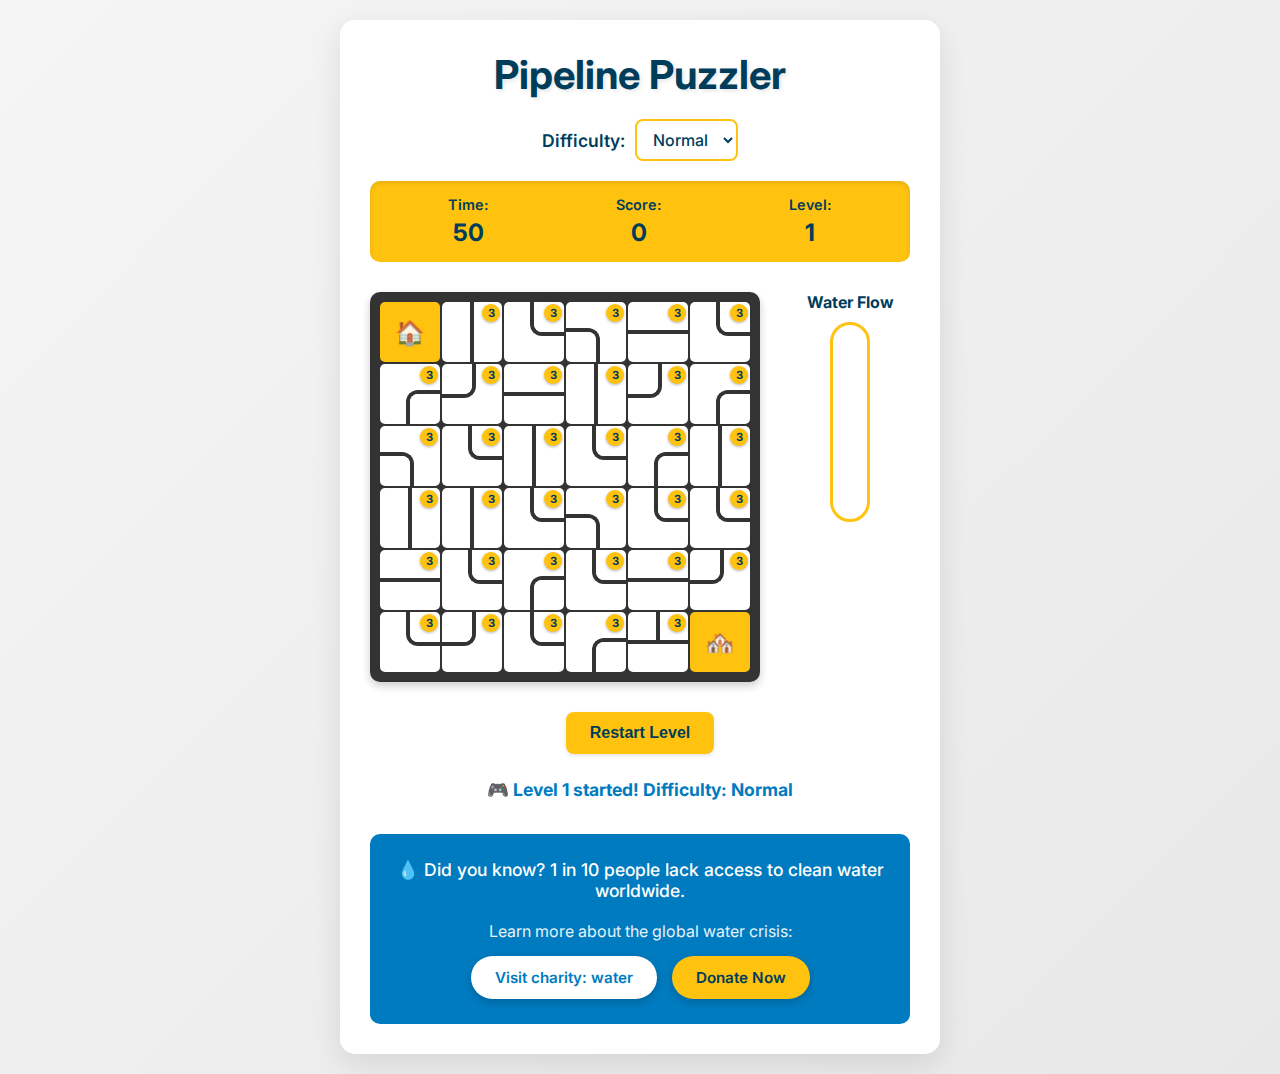
<file: index.html>
<!DOCTYPE html>
<html lang="en">
<head>
    <meta charset="UTF-8">
    <meta name="viewport" content="width=device-width, initial-scale=1.0">
    <title>Pipeline Puzzler - Water Connection Game</title>
    <link rel="preconnect" href="https://fonts.googleapis.com">
    <link rel="preconnect" href="https://fonts.gstatic.com" crossorigin>
    <link href="https://fonts.googleapis.com/css2?family=Inter:wght@400;500;600;700&display=swap" rel="stylesheet">
    <link rel="stylesheet" href="styles.css">
</head>
<body>
    <div class="game-container">
        <header class="game-header">
            <h1>Pipeline Puzzler</h1>
            
            <!-- Difficulty Selection -->
            <div class="difficulty-selection">
                <label for="difficulty-select" class="difficulty-label">Difficulty:</label>
                <select id="difficulty-select" class="difficulty-dropdown">
                    <option value="easy">Easy</option>
                    <option value="normal" selected>Normal</option>
                    <option value="hard">Hard</option>
                </select>
            </div>
            
            <div class="game-stats">
                <div class="stat-item">
                    <span class="stat-label">Time:</span>
                    <span id="timer" class="stat-value">50</span>
                </div>
                <div class="stat-item">
                    <span class="stat-label">Score:</span>
                    <span id="score" class="stat-value">0</span>
                </div>
                <div class="stat-item">
                    <span class="stat-label">Level:</span>
                    <span id="level" class="stat-value">1</span>
                </div>
            </div>
        </header>

        <!-- Milestone Messages -->
        <div id="milestone-message" class="milestone-message" style="display: none;"></div>

        <div class="game-board-container">
            <div id="game-board" class="game-board">
                <!-- Grid will be generated by JavaScript -->
            </div>
            
            <div class="water-meter-container">
                <div class="water-meter-label">Water Flow</div>
                <div class="water-meter">
                    <div id="water-fill" class="water-fill"></div>
                </div>
            </div>
        </div>

        <div class="game-controls">
            <button id="restart-btn" class="game-btn">Restart Level</button>
            <button id="next-level-btn" class="game-btn" style="display: none;">Next Level</button>
        </div>

        <div class="game-message">
            <div id="game-status" class="status-message"></div>
        </div>

        <footer class="educational-footer">
            <p class="educational-message">
                💧 Did you know? 1 in 10 people lack access to clean water worldwide.
            </p>
            <div class="charity-links">
                <p class="footer-text">Learn more about the global water crisis:</p>
                <div class="link-buttons">
                    <a href="https://www.charitywater.org/" target="_blank" rel="noopener noreferrer" class="charity-link">
                        Visit charity: water
                    </a>
                    <a href="https://www.charitywater.org/donate/" target="_blank" rel="noopener noreferrer" class="charity-link donate-link">
                        Donate Now
                    </a>
                </div>
            </div>
        </footer>
    </div>

    <div id="game-modal" class="modal" style="display: none;">
        <div class="modal-content">
            <h2 id="modal-title"></h2>
            <p id="modal-message"></p>
            <button id="modal-btn" class="game-btn"></button>
        </div>
    </div>

    <script src="script.js"></script>
</body>
</html>
</file>
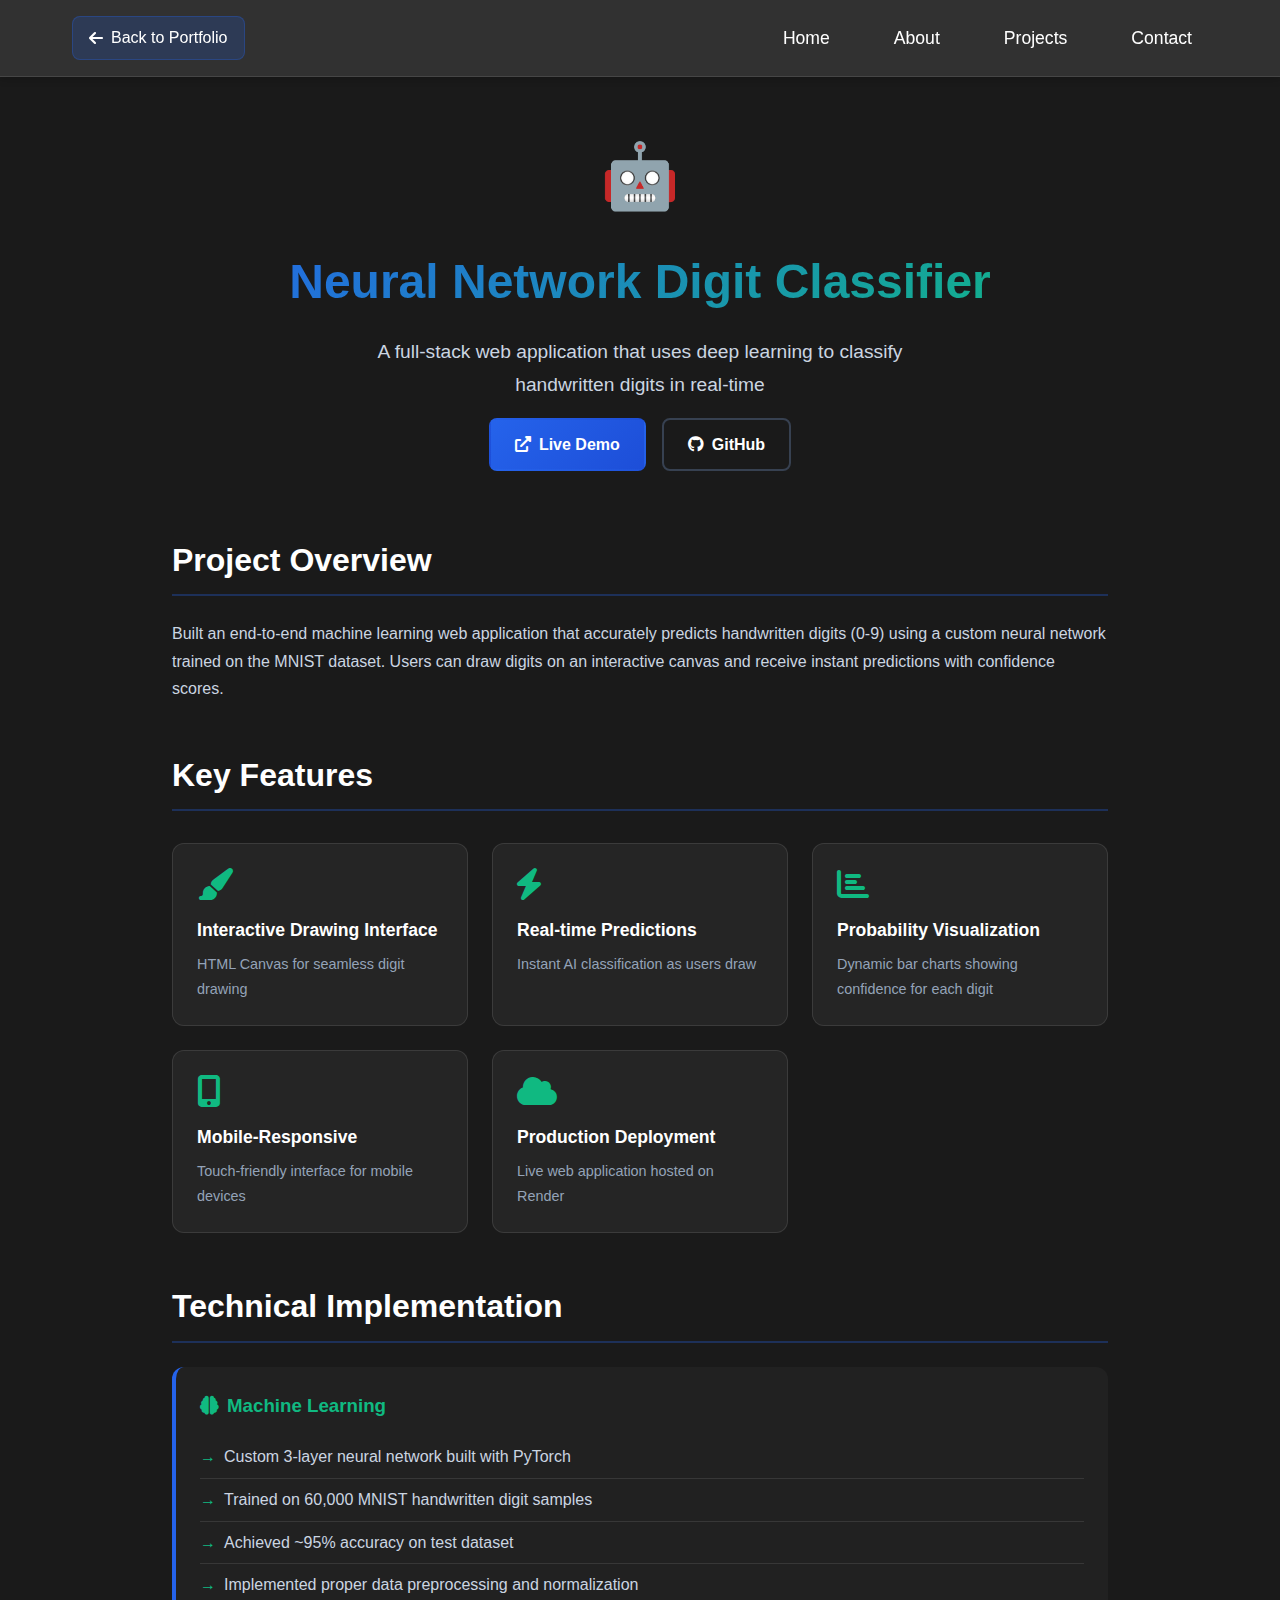
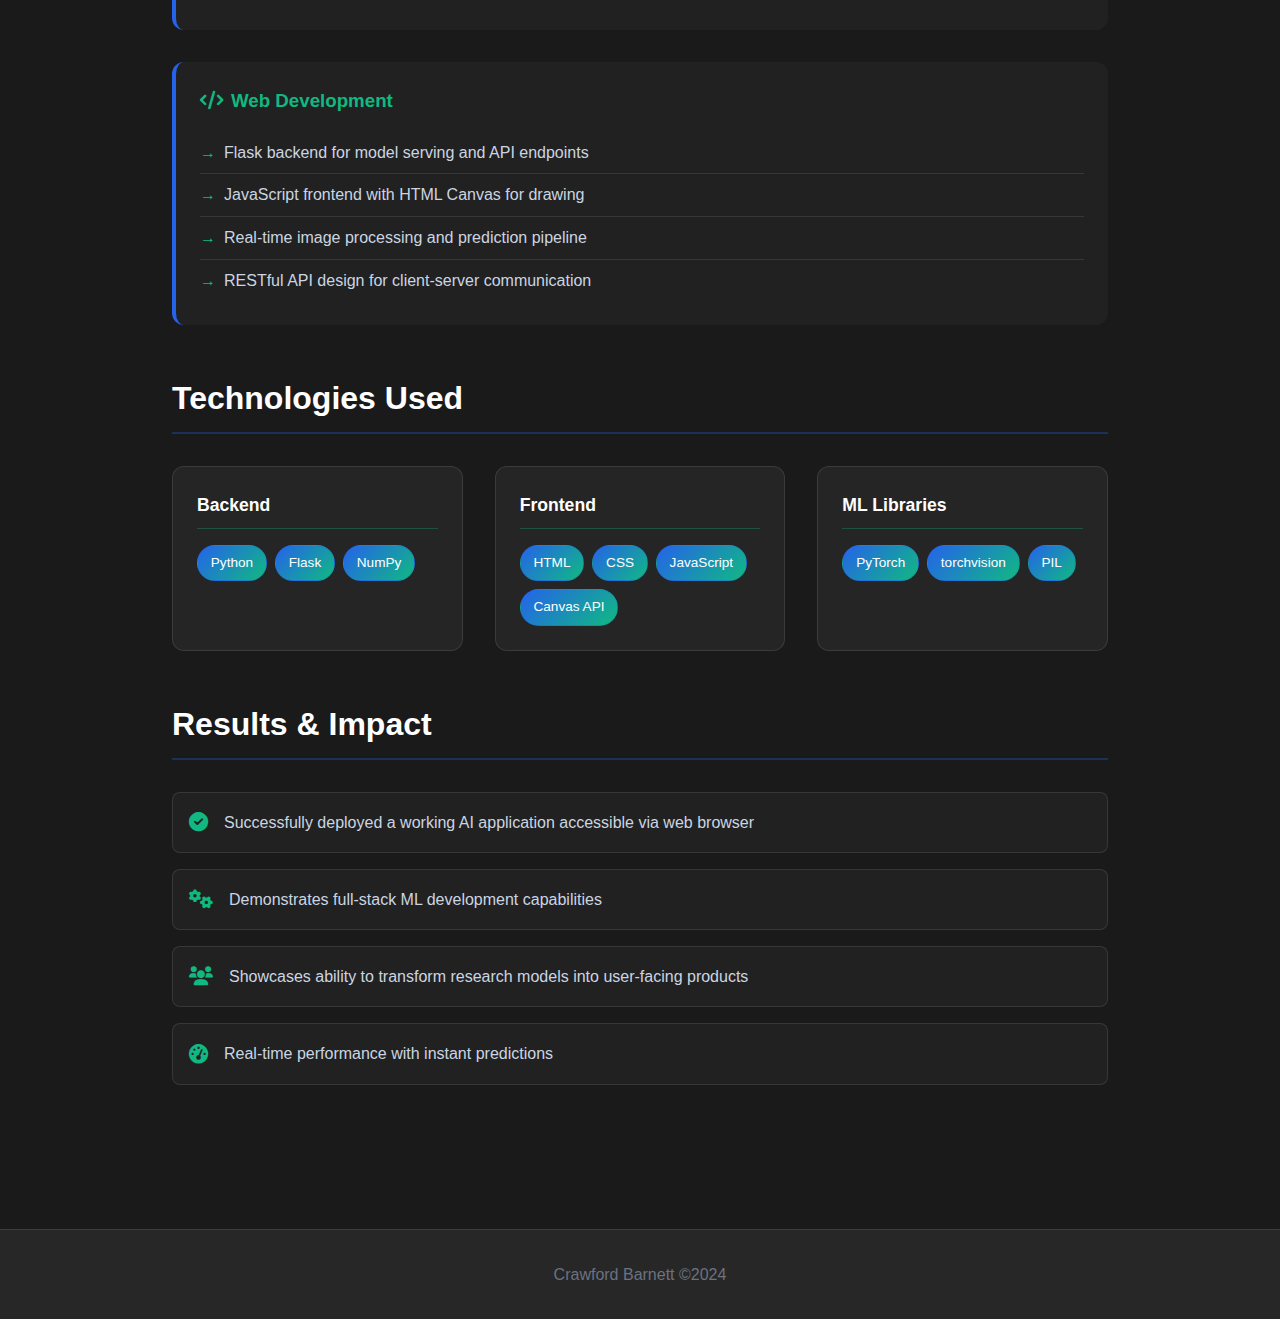
<file: Documents/Portfolio/digit-classifier.html>
<!DOCTYPE html>
<html lang="en">
<head>
    <meta charset="UTF-8">
    <meta name="viewport" content="width=device-width, initial-scale=1.0">
    <title>Neural Network Digit Classifier - Crawford Barnett</title>
    <link rel="stylesheet" href="styles.css">
    <link rel="stylesheet" href="project-styles.css">
    <link rel="stylesheet" href="https://cdnjs.cloudflare.com/ajax/libs/font-awesome/6.0.0/css/all.min.css">
</head>
<body>
    <nav class="project-nav">
        <div class="nav-container">
            <a href="index.html" class="back-link">
                <i class="fas fa-arrow-left"></i> Back to Portfolio
            </a>
            <div class="nav-links">
                <a href="index.html#home">Home</a>
                <a href="index.html#about">About</a>
                <a href="index.html#projects">Projects</a>
                <a href="index.html#contact">Contact</a>
            </div>
        </div>
    </nav>

    <main class="project-main">
        <div class="project-header">
            <div class="project-icon">🤖</div>
            <h1>Neural Network Digit Classifier</h1>
            <p class="project-subtitle">A full-stack web application that uses deep learning to classify handwritten digits in real-time</p>
            
            <div class="project-links">
                <a href="https://digit-classifier-p4vw.onrender.com" target="_blank" class="demo-link">
                    <i class="fas fa-external-link-alt"></i> Live Demo
                </a>
                <a href="https://github.com/crawfordb2026/numberPredicter" target="_blank" class="github-link">
                    <i class="fab fa-github"></i> GitHub
                </a>
            </div>
        </div>

        <section class="project-overview">
            <h2>Project Overview</h2>
            <p>Built an end-to-end machine learning web application that accurately predicts handwritten digits (0-9) using a custom neural network trained on the MNIST dataset. Users can draw digits on an interactive canvas and receive instant predictions with confidence scores.</p>
        </section>

        <section class="key-features">
            <h2>Key Features</h2>
            <div class="features-grid">
                <div class="feature-item">
                    <i class="fas fa-paint-brush"></i>
                    <h3>Interactive Drawing Interface</h3>
                    <p>HTML Canvas for seamless digit drawing</p>
                </div>
                <div class="feature-item">
                    <i class="fas fa-bolt"></i>
                    <h3>Real-time Predictions</h3>
                    <p>Instant AI classification as users draw</p>
                </div>
                <div class="feature-item">
                    <i class="fas fa-chart-bar"></i>
                    <h3>Probability Visualization</h3>
                    <p>Dynamic bar charts showing confidence for each digit</p>
                </div>
                <div class="feature-item">
                    <i class="fas fa-mobile-alt"></i>
                    <h3>Mobile-Responsive</h3>
                    <p>Touch-friendly interface for mobile devices</p>
                </div>
                <div class="feature-item">
                    <i class="fas fa-cloud"></i>
                    <h3>Production Deployment</h3>
                    <p>Live web application hosted on Render</p>
                </div>
            </div>
        </section>

        <section class="technical-implementation">
            <h2>Technical Implementation</h2>
            
            <div class="implementation-section">
                <h3><i class="fas fa-brain"></i> Machine Learning</h3>
                <ul>
                    <li>Custom 3-layer neural network built with PyTorch</li>
                    <li>Trained on 60,000 MNIST handwritten digit samples</li>
                    <li>Achieved ~95% accuracy on test dataset</li>
                    <li>Implemented proper data preprocessing and normalization</li>
                </ul>
            </div>

            <div class="implementation-section">
                <h3><i class="fas fa-code"></i> Web Development</h3>
                <ul>
                    <li>Flask backend for model serving and API endpoints</li>
                    <li>JavaScript frontend with HTML Canvas for drawing</li>
                    <li>Real-time image processing and prediction pipeline</li>
                    <li>RESTful API design for client-server communication</li>
                </ul>
            </div>
        </section>

        <section class="technologies">
            <h2>Technologies Used</h2>
            <div class="tech-categories">
                <div class="tech-category">
                    <h3>Backend</h3>
                    <div class="tech-tags">
                        <span class="tech-tag">Python</span>
                        <span class="tech-tag">Flask</span>
                        <span class="tech-tag">NumPy</span>
                    </div>
                </div>
                <div class="tech-category">
                    <h3>Frontend</h3>
                    <div class="tech-tags">
                        <span class="tech-tag">HTML</span>
                        <span class="tech-tag">CSS</span>
                        <span class="tech-tag">JavaScript</span>
                        <span class="tech-tag">Canvas API</span>
                    </div>
                </div>
                <div class="tech-category">
                    <h3>ML Libraries</h3>
                    <div class="tech-tags">
                        <span class="tech-tag">PyTorch</span>
                        <span class="tech-tag">torchvision</span>
                        <span class="tech-tag">PIL</span>
                    </div>
                </div>
            </div>
        </section>

        <section class="results">
            <h2>Results & Impact</h2>
            <div class="results-grid">
                <div class="result-item">
                    <i class="fas fa-check-circle"></i>
                    <p>Successfully deployed a working AI application accessible via web browser</p>
                </div>
                <div class="result-item">
                    <i class="fas fa-cogs"></i>
                    <p>Demonstrates full-stack ML development capabilities</p>
                </div>
                <div class="result-item">
                    <i class="fas fa-users"></i>
                    <p>Showcases ability to transform research models into user-facing products</p>
                </div>
                <div class="result-item">
                    <i class="fas fa-tachometer-alt"></i>
                    <p>Real-time performance with instant predictions</p>
                </div>
            </div>
        </section>
    </main>

    <footer class="project-footer">
        <p>Crawford Barnett ©2024</p>
    </footer>
</body>
</html>
</file>
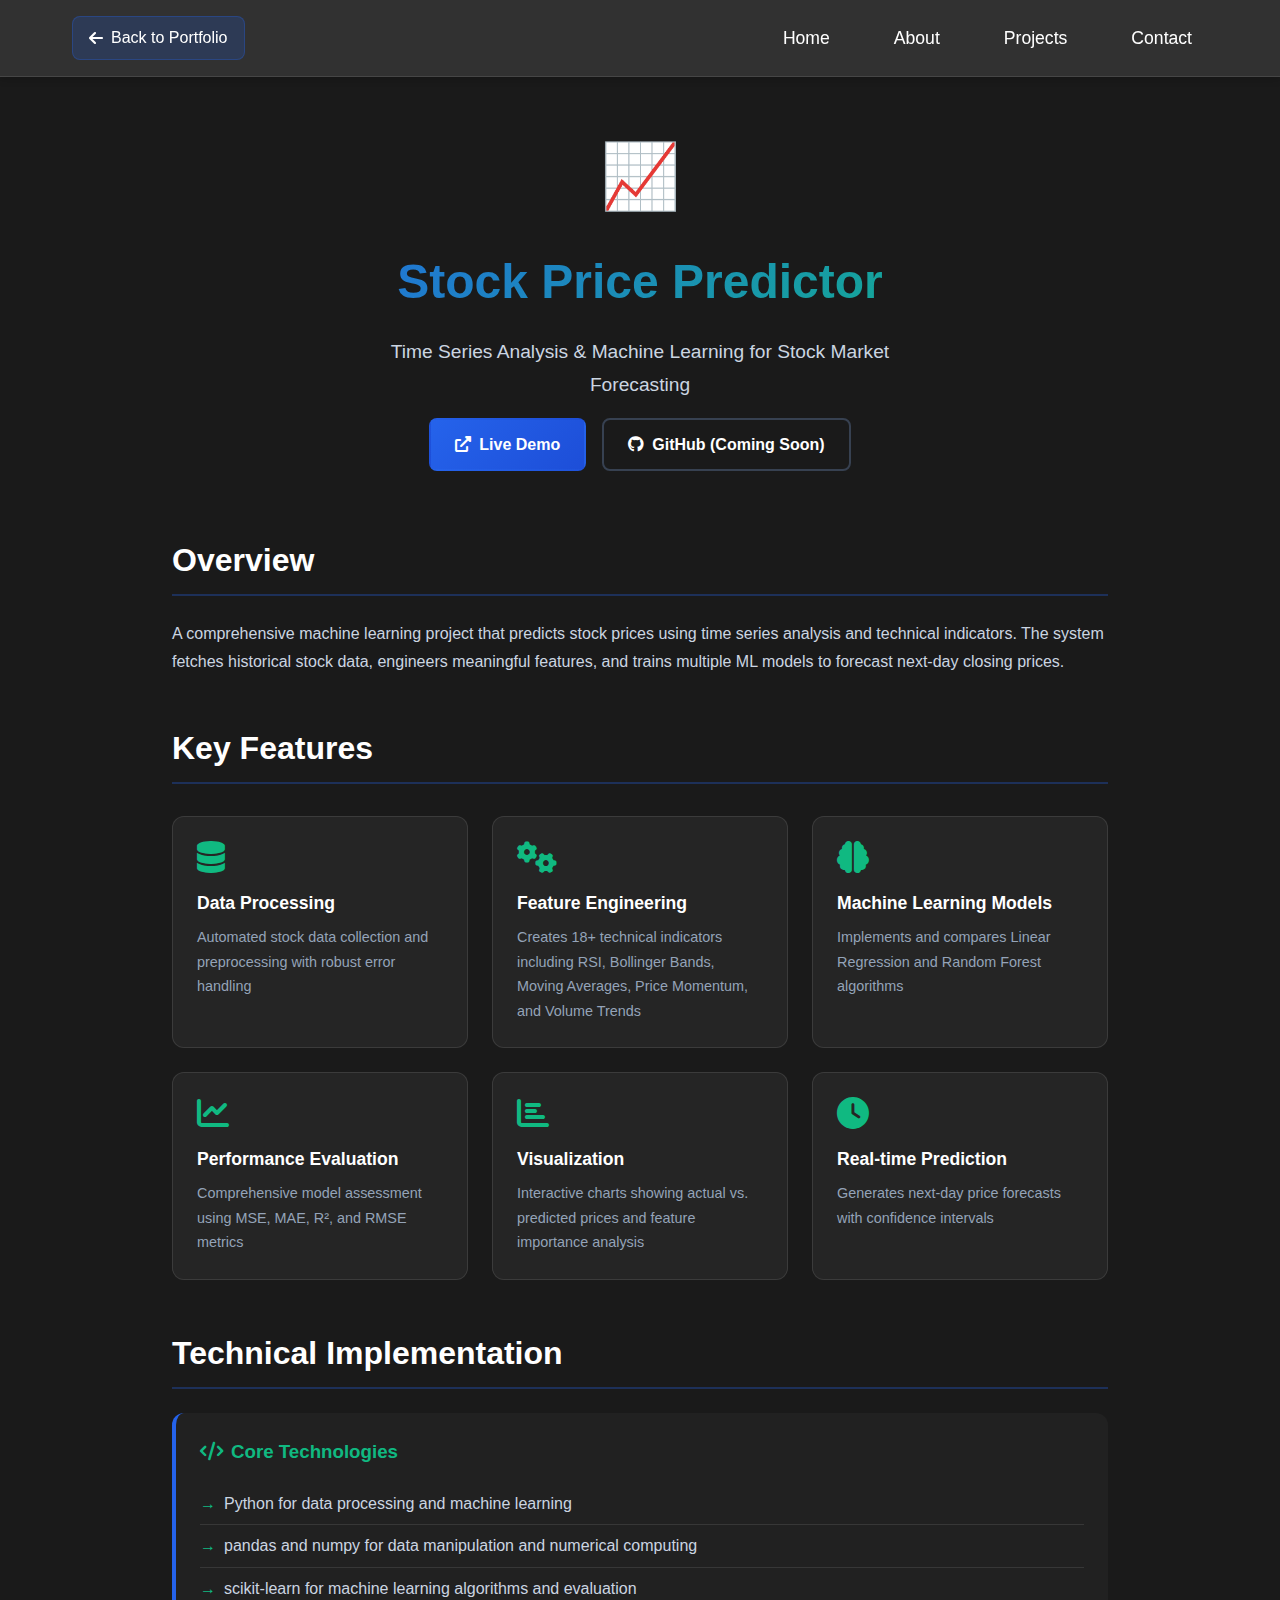
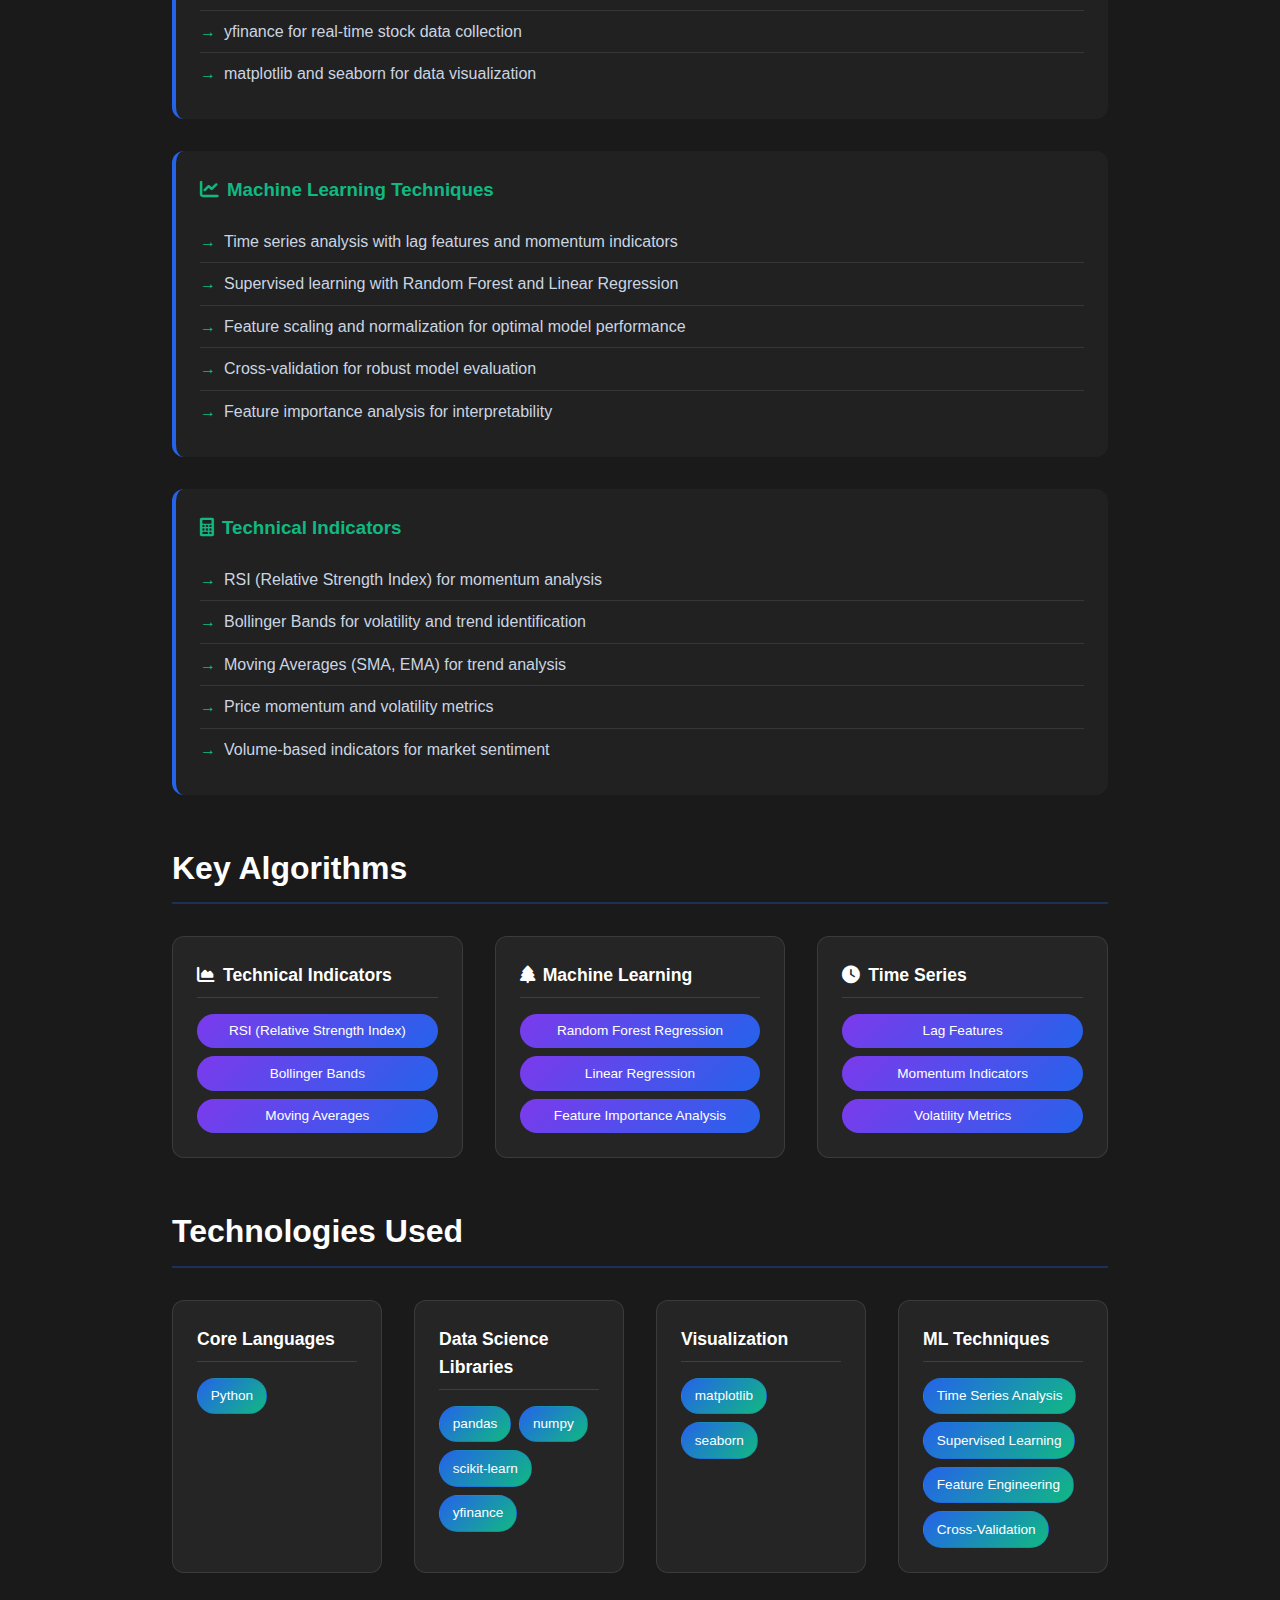
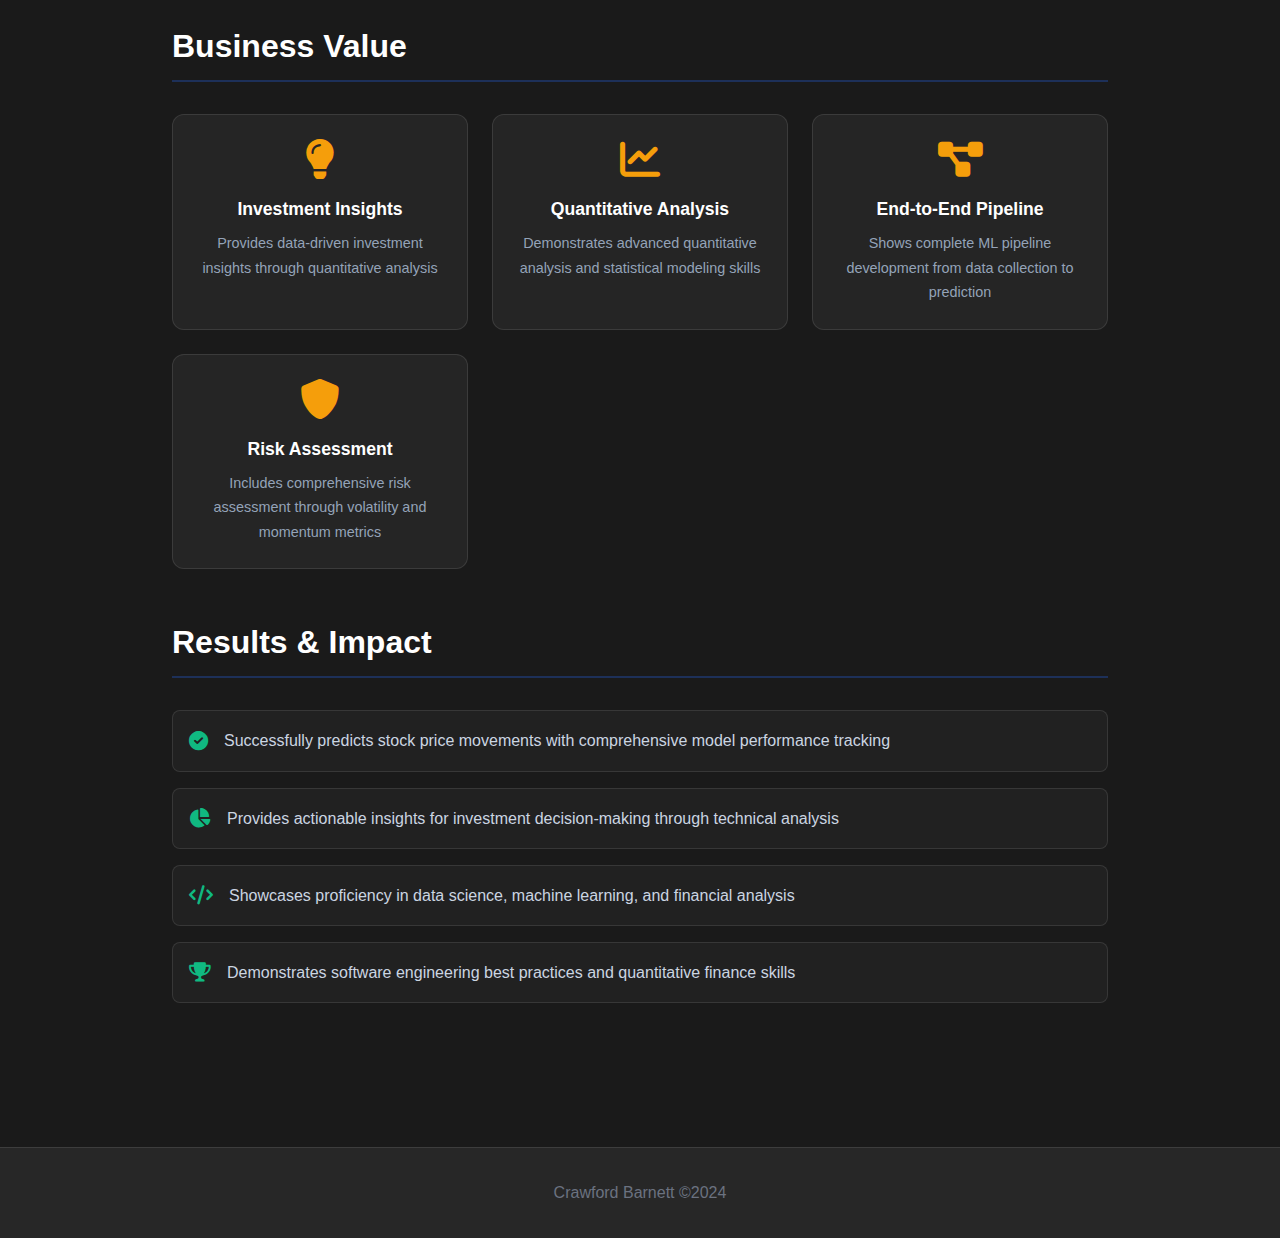
<file: Documents/Portfolio/stock-predictor.html>
<!DOCTYPE html>
<html lang="en">
<head>
    <meta charset="UTF-8">
    <meta name="viewport" content="width=device-width, initial-scale=1.0">
    <title>Stock Price Predictor - Crawford Barnett</title>
    <link rel="stylesheet" href="styles.css">
    <link rel="stylesheet" href="project-styles.css">
    <link rel="stylesheet" href="https://cdnjs.cloudflare.com/ajax/libs/font-awesome/6.0.0/css/all.min.css">
</head>
<body>
    <nav class="project-nav">
        <div class="nav-container">
            <a href="index.html" class="back-link">
                <i class="fas fa-arrow-left"></i> Back to Portfolio
            </a>
            <div class="nav-links">
                <a href="index.html#home">Home</a>
                <a href="index.html#about">About</a>
                <a href="index.html#projects">Projects</a>
                <a href="index.html#contact">Contact</a>
            </div>
        </div>
    </nav>

    <main class="project-main">
        <div class="project-header">
            <div class="project-icon">📈</div>
            <h1>Stock Price Predictor</h1>
            <p class="project-subtitle">Time Series Analysis & Machine Learning for Stock Market Forecasting</p>
            
            <div class="project-links">
                <a href="https://stock-predicter.onrender.com" target="_blank" class="demo-link">
                    <i class="fas fa-external-link-alt"></i> Live Demo
                </a>
                <a href="#" target="_blank" class="github-link">
                    <i class="fab fa-github"></i> GitHub (Coming Soon)
                </a>
            </div>
        </div>

        <section class="project-overview">
            <h2>Overview</h2>
            <p>A comprehensive machine learning project that predicts stock prices using time series analysis and technical indicators. The system fetches historical stock data, engineers meaningful features, and trains multiple ML models to forecast next-day closing prices.</p>
        </section>

        <section class="key-features">
            <h2>Key Features</h2>
            <div class="features-grid">
                <div class="feature-item">
                    <i class="fas fa-database"></i>
                    <h3>Data Processing</h3>
                    <p>Automated stock data collection and preprocessing with robust error handling</p>
                </div>
                <div class="feature-item">
                    <i class="fas fa-cogs"></i>
                    <h3>Feature Engineering</h3>
                    <p>Creates 18+ technical indicators including RSI, Bollinger Bands, Moving Averages, Price Momentum, and Volume Trends</p>
                </div>
                <div class="feature-item">
                    <i class="fas fa-brain"></i>
                    <h3>Machine Learning Models</h3>
                    <p>Implements and compares Linear Regression and Random Forest algorithms</p>
                </div>
                <div class="feature-item">
                    <i class="fas fa-chart-line"></i>
                    <h3>Performance Evaluation</h3>
                    <p>Comprehensive model assessment using MSE, MAE, R², and RMSE metrics</p>
                </div>
                <div class="feature-item">
                    <i class="fas fa-chart-bar"></i>
                    <h3>Visualization</h3>
                    <p>Interactive charts showing actual vs. predicted prices and feature importance analysis</p>
                </div>
                <div class="feature-item">
                    <i class="fas fa-clock"></i>
                    <h3>Real-time Prediction</h3>
                    <p>Generates next-day price forecasts with confidence intervals</p>
                </div>
            </div>
        </section>

        <section class="technical-implementation">
            <h2>Technical Implementation</h2>
            
            <div class="implementation-section">
                <h3><i class="fas fa-code"></i> Core Technologies</h3>
                <ul>
                    <li>Python for data processing and machine learning</li>
                    <li>pandas and numpy for data manipulation and numerical computing</li>
                    <li>scikit-learn for machine learning algorithms and evaluation</li>
                    <li>yfinance for real-time stock data collection</li>
                    <li>matplotlib and seaborn for data visualization</li>
                </ul>
            </div>

            <div class="implementation-section">
                <h3><i class="fas fa-chart-line"></i> Machine Learning Techniques</h3>
                <ul>
                    <li>Time series analysis with lag features and momentum indicators</li>
                    <li>Supervised learning with Random Forest and Linear Regression</li>
                    <li>Feature scaling and normalization for optimal model performance</li>
                    <li>Cross-validation for robust model evaluation</li>
                    <li>Feature importance analysis for interpretability</li>
                </ul>
            </div>

            <div class="implementation-section">
                <h3><i class="fas fa-calculator"></i> Technical Indicators</h3>
                <ul>
                    <li>RSI (Relative Strength Index) for momentum analysis</li>
                    <li>Bollinger Bands for volatility and trend identification</li>
                    <li>Moving Averages (SMA, EMA) for trend analysis</li>
                    <li>Price momentum and volatility metrics</li>
                    <li>Volume-based indicators for market sentiment</li>
                </ul>
            </div>
        </section>

        <section class="algorithms">
            <h2>Key Algorithms</h2>
            <div class="algorithm-grid">
                <div class="algorithm-item">
                    <h3><i class="fas fa-chart-area"></i> Technical Indicators</h3>
                    <div class="algorithm-details">
                        <span class="algorithm-tag">RSI (Relative Strength Index)</span>
                        <span class="algorithm-tag">Bollinger Bands</span>
                        <span class="algorithm-tag">Moving Averages</span>
                    </div>
                </div>
                <div class="algorithm-item">
                    <h3><i class="fas fa-tree"></i> Machine Learning</h3>
                    <div class="algorithm-details">
                        <span class="algorithm-tag">Random Forest Regression</span>
                        <span class="algorithm-tag">Linear Regression</span>
                        <span class="algorithm-tag">Feature Importance Analysis</span>
                    </div>
                </div>
                <div class="algorithm-item">
                    <h3><i class="fas fa-clock"></i> Time Series</h3>
                    <div class="algorithm-details">
                        <span class="algorithm-tag">Lag Features</span>
                        <span class="algorithm-tag">Momentum Indicators</span>
                        <span class="algorithm-tag">Volatility Metrics</span>
                    </div>
                </div>
            </div>
        </section>

        <section class="technologies">
            <h2>Technologies Used</h2>
            <div class="tech-categories">
                <div class="tech-category">
                    <h3>Core Languages</h3>
                    <div class="tech-tags">
                        <span class="tech-tag">Python</span>
                    </div>
                </div>
                <div class="tech-category">
                    <h3>Data Science Libraries</h3>
                    <div class="tech-tags">
                        <span class="tech-tag">pandas</span>
                        <span class="tech-tag">numpy</span>
                        <span class="tech-tag">scikit-learn</span>
                        <span class="tech-tag">yfinance</span>
                    </div>
                </div>
                <div class="tech-category">
                    <h3>Visualization</h3>
                    <div class="tech-tags">
                        <span class="tech-tag">matplotlib</span>
                        <span class="tech-tag">seaborn</span>
                    </div>
                </div>
                <div class="tech-category">
                    <h3>ML Techniques</h3>
                    <div class="tech-tags">
                        <span class="tech-tag">Time Series Analysis</span>
                        <span class="tech-tag">Supervised Learning</span>
                        <span class="tech-tag">Feature Engineering</span>
                        <span class="tech-tag">Cross-Validation</span>
                    </div>
                </div>
            </div>
        </section>

        <section class="business-value">
            <h2>Business Value</h2>
            <div class="value-grid">
                <div class="value-item">
                    <i class="fas fa-lightbulb"></i>
                    <h3>Investment Insights</h3>
                    <p>Provides data-driven investment insights through quantitative analysis</p>
                </div>
                <div class="value-item">
                    <i class="fas fa-chart-line"></i>
                    <h3>Quantitative Analysis</h3>
                    <p>Demonstrates advanced quantitative analysis and statistical modeling skills</p>
                </div>
                <div class="value-item">
                    <i class="fas fa-project-diagram"></i>
                    <h3>End-to-End Pipeline</h3>
                    <p>Shows complete ML pipeline development from data collection to prediction</p>
                </div>
                <div class="value-item">
                    <i class="fas fa-shield-alt"></i>
                    <h3>Risk Assessment</h3>
                    <p>Includes comprehensive risk assessment through volatility and momentum metrics</p>
                </div>
            </div>
        </section>

        <section class="results">
            <h2>Results & Impact</h2>
            <div class="results-grid">
                <div class="result-item">
                    <i class="fas fa-check-circle"></i>
                    <p>Successfully predicts stock price movements with comprehensive model performance tracking</p>
                </div>
                <div class="result-item">
                    <i class="fas fa-chart-pie"></i>
                    <p>Provides actionable insights for investment decision-making through technical analysis</p>
                </div>
                <div class="result-item">
                    <i class="fas fa-code"></i>
                    <p>Showcases proficiency in data science, machine learning, and financial analysis</p>
                </div>
                <div class="result-item">
                    <i class="fas fa-trophy"></i>
                    <p>Demonstrates software engineering best practices and quantitative finance skills</p>
                </div>
            </div>
        </section>
    </main>

    <footer class="project-footer">
        <p>Crawford Barnett ©2024</p>
    </footer>
</body>
</html>
</file>
<file: styles.css>
/* Pipeline Puzzler Styles - Charity: Water Theme */
:root {
    --charity-yellow: #FFC20E;
    --water-blue: #007BC0;
    --dark-blue: #003D5B;
    --light-gray: #F5F5F5;
    --dark-gray: #333;
    --success-green: #28A745;
    --danger-red: #DC3545;
}

* {
    margin: 0;
    padding: 0;
    box-sizing: border-box;
}

body {
    font-family: 'Inter', -apple-system, BlinkMacSystemFont, 'Segoe UI', sans-serif;
    background: linear-gradient(135deg, var(--light-gray) 0%, #E8E8E8 100%);
    min-height: 100vh;
    display: flex;
    align-items: center;
    justify-content: center;
    padding: 20px;
}

.game-container {
    background: white;
    border-radius: 15px;
    box-shadow: 0 10px 30px rgba(0, 0, 0, 0.1);
    padding: 30px;
    max-width: 600px;
    width: 100%;
}

.game-header {
    text-align: center;
    margin-bottom: 30px;
}

.game-header h1 {
    color: var(--dark-blue);
    font-size: 2.5rem;
    font-weight: 700;
    margin-bottom: 20px;
    text-shadow: 2px 2px 4px rgba(0, 0, 0, 0.1);
}

/* Difficulty Selection */
.difficulty-selection {
    margin-bottom: 20px;
    display: flex;
    align-items: center;
    justify-content: center;
    gap: 10px;
}

.difficulty-label {
    font-weight: 600;
    color: var(--dark-blue);
    font-size: 1.1rem;
}

.difficulty-dropdown {
    font-family: 'Inter', sans-serif;
    padding: 8px 12px;
    border: 2px solid var(--charity-yellow);
    border-radius: 8px;
    background: white;
    color: var(--dark-blue);
    font-weight: 500;
    font-size: 1rem;
    cursor: pointer;
    transition: all 0.3s ease;
}

.difficulty-dropdown:hover {
    background: var(--charity-yellow);
    box-shadow: 0 2px 8px rgba(0, 0, 0, 0.2);
}

.difficulty-dropdown:focus {
    outline: none;
    box-shadow: 0 0 0 3px rgba(255, 194, 14, 0.3);
}

/* Milestone Messages */
.milestone-message {
    background: linear-gradient(135deg, var(--success-green) 0%, #34CE57 100%);
    color: white;
    padding: 15px;
    border-radius: 10px;
    text-align: center;
    font-weight: 600;
    font-size: 1.1rem;
    margin-bottom: 20px;
    box-shadow: 0 4px 12px rgba(40, 167, 69, 0.3);
    animation: milestone-appear 0.5s ease-out;
}

@keyframes milestone-appear {
    from {
        opacity: 0;
        transform: translateY(-20px) scale(0.9);
    }
    to {
        opacity: 1;
        transform: translateY(0) scale(1);
    }
}

.game-stats {
    display: flex;
    justify-content: space-around;
    background: var(--charity-yellow);
    padding: 15px;
    border-radius: 10px;
    box-shadow: inset 0 2px 4px rgba(0, 0, 0, 0.1);
}

.stat-item {
    text-align: center;
}

.stat-label {
    display: block;
    font-weight: 600;
    color: var(--dark-blue);
    font-size: 0.9rem;
    margin-bottom: 5px;
}

.stat-value {
    display: block;
    font-size: 1.5rem;
    font-weight: 700;
    color: var(--dark-blue);
}

.game-board-container {
    display: flex;
    gap: 30px;
    align-items: flex-start;
    margin-bottom: 30px;
}

.game-board {
    display: grid;
    grid-template-columns: repeat(6, 60px);
    grid-template-rows: repeat(6, 60px);
    gap: 2px;
    background: var(--dark-gray);
    padding: 10px;
    border-radius: 10px;
    box-shadow: 0 4px 8px rgba(0, 0, 0, 0.2);
}

.pipe-cell {
    width: 60px;
    height: 60px;
    background: white;
    border-radius: 5px;
    cursor: pointer;
    display: flex;
    align-items: center;
    justify-content: center;
    transition: all 0.3s ease;
    position: relative;
    overflow: visible;
}

.pipe-cell:hover {
    transform: scale(1.05);
    box-shadow: 0 2px 8px rgba(0, 0, 0, 0.3);
}

.pipe-cell.source,
.pipe-cell.destination {
    cursor: default;
    background: var(--charity-yellow);
    font-size: 1.5rem;
}

.pipe-cell.source:hover,
.pipe-cell.destination:hover {
    transform: none;
}

.pipe {
    width: 100%;
    height: 100%;
    position: relative;
    transition: transform 0.3s ease;
}

/* Pipe Types - Simple solid pipe design to match the image */
.pipe.straight-horizontal::before {
    content: '';
    position: absolute;
    top: 50%;
    left: 0;
    right: 0;
    height: 4px;
    background: var(--dark-gray);
    transform: translateY(-50%);
}

.pipe.straight-vertical::before {
    content: '';
    position: absolute;
    left: 50%;
    top: 0;
    bottom: 0;
    width: 4px;
    background: var(--dark-gray);
    transform: translateX(-50%);
}

/* Curved Pipes - L-shaped elbows like in the image */
.pipe.curve-ne::before {
    content: '';
    position: absolute;
    top: 0;
    right: 0;
    width: 50%;
    height: 50%;
    border-left: 4px solid var(--dark-gray);
    border-bottom: 4px solid var(--dark-gray);
    border-bottom-left-radius: 12px;
    background: transparent;
}

.pipe.curve-ne::after {
    content: '';
    position: absolute;
    top: 4px;
    right: 4px;
    width: calc(50% - 8px);
    height: calc(50% - 8px);
    border-left: 4px solid white;
    border-bottom: 4px solid white;
    border-bottom-left-radius: 8px;
    background: transparent;
}

.pipe.curve-se::before {
    content: '';
    position: absolute;
    bottom: 0;
    right: 0;
    width: 50%;
    height: 50%;
    border-left: 4px solid var(--dark-gray);
    border-top: 4px solid var(--dark-gray);
    border-top-left-radius: 12px;
    background: transparent;
}

.pipe.curve-se::after {
    content: '';
    position: absolute;
    bottom: 4px;
    right: 4px;
    width: calc(50% - 8px);
    height: calc(50% - 8px);
    border-left: 4px solid white;
    border-top: 4px solid white;
    border-top-left-radius: 8px;
    background: transparent;
}

.pipe.curve-sw::before {
    content: '';
    position: absolute;
    bottom: 0;
    left: 0;
    width: 50%;
    height: 50%;
    border-right: 4px solid var(--dark-gray);
    border-top: 4px solid var(--dark-gray);
    border-top-right-radius: 12px;
    background: transparent;
}

.pipe.curve-sw::after {
    content: '';
    position: absolute;
    bottom: 4px;
    left: 4px;
    width: calc(50% - 8px);
    height: calc(50% - 8px);
    border-right: 4px solid white;
    border-top: 4px solid white;
    border-top-right-radius: 8px;
    background: transparent;
}

.pipe.curve-nw::before {
    content: '';
    position: absolute;
    top: 0;
    left: 0;
    width: 50%;
    height: 50%;
    border-right: 4px solid var(--dark-gray);
    border-bottom: 4px solid var(--dark-gray);
    border-bottom-right-radius: 12px;
    background: transparent;
}

.pipe.curve-nw::after {
    content: '';
    position: absolute;
    top: 4px;
    left: 4px;
    width: calc(50% - 8px);
    height: calc(50% - 8px);
    border-right: 4px solid white;
    border-bottom: 4px solid white;
    border-bottom-right-radius: 8px;
    background: transparent;
}

/* T-Junction Pipes - Real T-fittings like in the image */
.pipe.t-junction::before {
    content: '';
    position: absolute;
    top: 50%;
    left: 0;
    right: 0;
    height: 4px;
    background: var(--dark-gray);
    transform: translateY(-50%);
}

.pipe.t-junction::after {
    content: '';
    position: absolute;
    left: 50%;
    top: 0;
    height: 54%;
    width: 4px;
    background: var(--dark-gray);
    transform: translateX(-50%);
}

.pipe.t-junction-right::before {
    content: '';
    position: absolute;
    left: 50%;
    top: 0;
    bottom: 0;
    width: 4px;
    background: var(--dark-gray);
    transform: translateX(-50%);
}

.pipe.t-junction-right::after {
    content: '';
    position: absolute;
    top: 50%;
    right: 0;
    width: 54%;
    height: 4px;
    background: var(--dark-gray);
    transform: translateY(-50%);
}

.pipe.t-junction-bottom::before {
    content: '';
    position: absolute;
    top: 50%;
    left: 0;
    right: 0;
    height: 4px;
    background: var(--dark-gray);
    transform: translateY(-50%);
}

.pipe.t-junction-bottom::after {
    content: '';
    position: absolute;
    left: 50%;
    bottom: 0;
    width: 4px;
    height: 54%;
    background: var(--dark-gray);
    transform: translateX(-50%);
}

.pipe.t-junction-left::before {
    content: '';
    position: absolute;
    left: 50%;
    top: 0;
    bottom: 0;
    width: 4px;
    background: var(--dark-gray);
    transform: translateX(-50%);
}

.pipe.t-junction-left::after {
    content: '';
    position: absolute;
    top: 50%;
    left: 0;
    width: 54%;
    height: 4px;
    background: var(--dark-gray);
    transform: translateY(-50%);
}

/* Cross Junction - 4-way intersection like in the image */
.pipe.cross-junction::before {
    content: '';
    position: absolute;
    top: 50%;
    left: 0;
    right: 0;
    height: 4px;
    background: var(--dark-gray);
    transform: translateY(-50%);
}

.pipe.cross-junction::after {
    content: '';
    position: absolute;
    left: 50%;
    top: 0;
    bottom: 0;
    width: 4px;
    background: var(--dark-gray);
    transform: translateX(-50%);
}

/* Water flow animation - Simple blue pipes */
.pipe-cell.water-flow .pipe::before {
    background: var(--water-blue) !important;
}

.pipe-cell.water-flow .pipe::after {
    background: var(--water-blue) !important;
    border-color: var(--water-blue) !important;
}

/* Special handling for curved pipes - only border turns blue */
.pipe-cell.water-flow .pipe.curve-ne::before,
.pipe-cell.water-flow .pipe.curve-se::before,
.pipe-cell.water-flow .pipe.curve-sw::before,
.pipe-cell.water-flow .pipe.curve-nw::before {
    background: transparent !important;
    border-color: var(--water-blue) !important;
}

.pipe-cell.water-flow .pipe.curve-ne::after,
.pipe-cell.water-flow .pipe.curve-se::after,
.pipe-cell.water-flow .pipe.curve-sw::after,
.pipe-cell.water-flow .pipe.curve-nw::after {
    background: transparent !important;
    border-color: white !important;
}

.water-meter-container {
    flex: 1;
    max-width: 150px;
}

.water-meter-label {
    text-align: center;
    font-weight: bold;
    color: var(--dark-blue);
    margin-bottom: 10px;
}

.water-meter {
    height: 200px;
    width: 40px;
    background: white;
    border: 3px solid var(--charity-yellow);
    border-radius: 20px;
    position: relative;
    overflow: hidden;
    margin: 0 auto;
}

.water-fill {
    position: absolute;
    bottom: 0;
    left: 0;
    right: 0;
    background: linear-gradient(to top, var(--water-blue), #4FC3F7);
    transition: height 1s ease;
    border-radius: 0 0 17px 17px;
    height: 0%;
}

.game-controls {
    display: flex;
    gap: 15px;
    justify-content: center;
    margin-bottom: 20px;
    flex-wrap: wrap;
}

.game-btn {
    padding: 12px 24px;
    background: var(--charity-yellow);
    color: var(--dark-blue);
    border: none;
    border-radius: 8px;
    font-size: 1rem;
    font-weight: bold;
    cursor: pointer;
    transition: all 0.3s ease;
    box-shadow: 0 2px 4px rgba(0, 0, 0, 0.1);
}

.game-btn:hover {
    background: #E6AE0D;
    transform: translateY(-2px);
    box-shadow: 0 4px 8px rgba(0, 0, 0, 0.2);
}

.game-btn:active {
    transform: translateY(0);
}

.status-message {
    text-align: center;
    font-size: 1.1rem;
    font-weight: bold;
    min-height: 30px;
    display: flex;
    align-items: center;
    justify-content: center;
}

.status-message.success {
    color: var(--success-green);
}

.status-message.error {
    color: var(--danger-red);
}

.status-message.info {
    color: var(--water-blue);
}

.educational-footer {
    background: var(--water-blue);
    color: white;
    padding: 25px;
    border-radius: 10px;
    text-align: center;
    margin-top: 30px;
}

.educational-message {
    font-size: 1.1rem;
    font-weight: 500;
    margin-bottom: 20px;
}

.charity-links {
    margin-top: 15px;
}

.footer-text {
    font-size: 1rem;
    margin-bottom: 15px;
    opacity: 0.9;
}

.link-buttons {
    display: flex;
    gap: 15px;
    justify-content: center;
    flex-wrap: wrap;
}

.charity-link {
    display: inline-block;
    padding: 12px 24px;
    background: white;
    color: var(--water-blue);
    text-decoration: none;
    border-radius: 25px;
    font-weight: 600;
    font-size: 0.95rem;
    transition: all 0.3s ease;
    box-shadow: 0 3px 10px rgba(0, 0, 0, 0.2);
}

.charity-link:hover {
    background: var(--charity-yellow);
    color: var(--dark-blue);
    transform: translateY(-2px);
    box-shadow: 0 6px 20px rgba(0, 0, 0, 0.3);
}

.donate-link {
    background: var(--charity-yellow);
    color: var(--dark-blue);
}

.donate-link:hover {
    background: white;
    color: var(--water-blue);
}

/* Modal Styles */
.modal {
    position: fixed;
    top: 0;
    left: 0;
    right: 0;
    bottom: 0;
    background: rgba(0, 0, 0, 0.7);
    display: flex;
    align-items: center;
    justify-content: center;
    z-index: 1000;
}

.modal-content {
    background: white;
    padding: 40px;
    border-radius: 15px;
    text-align: center;
    max-width: 400px;
    width: 90%;
    box-shadow: 0 10px 30px rgba(0, 0, 0, 0.3);
}

.modal-content h2 {
    color: var(--dark-blue);
    margin-bottom: 20px;
    font-size: 1.8rem;
}

.modal-content p {
    color: var(--dark-gray);
    margin-bottom: 30px;
    font-size: 1.1rem;
}

/* Timer warning */
#timer.warning {
    color: var(--danger-red);
    animation: pulse 1s infinite;
}

@keyframes pulse {
    0%, 100% { transform: scale(1); }
    50% { transform: scale(1.1); }
}

/* Responsive Design */
@media (max-width: 768px) {
    .game-container {
        padding: 20px;
    }
    
    .game-header h1 {
        font-size: 2rem;
    }
    
    .game-board-container {
        flex-direction: column;
        align-items: center;
    }
    
    .game-board {
        grid-template-columns: repeat(6, 50px);
        grid-template-rows: repeat(6, 50px);
    }
    
    .pipe-cell {
        width: 50px;
        height: 50px;
    }
    
    .water-meter {
        height: 150px;
        width: 30px;
    }
}

@media (max-width: 480px) {
    .game-stats {
        flex-direction: column;
        gap: 10px;
    }
    
    .stat-item {
        display: flex;
        justify-content: space-between;
        align-items: center;
    }
    
    .stat-label,
    .stat-value {
        display: inline;
        margin: 0;
    }
}

/* Rotation Counter Challenge - Limited rotations per pipe */
.rotation-counter {
    position: absolute;
    top: 2px;
    right: 2px;
    background: var(--charity-yellow);
    color: var(--dark-blue);
    border-radius: 50%;
    width: 18px;
    height: 18px;
    display: flex;
    align-items: center;
    justify-content: center;
    font-size: 0.7rem;
    font-weight: bold;
    z-index: 10;
    box-shadow: 0 1px 3px rgba(0, 0, 0, 0.3);
    transition: all 0.3s ease;
}

.rotation-counter.low-rotations {
    background: #FF9800;
    color: white;
    animation: pulse-warning 1s infinite;
}

.rotation-counter.no-rotations {
    background: var(--danger-red);
    color: white;
    animation: pulse-danger 1s infinite;
}

@keyframes pulse-warning {
    0%, 100% { transform: scale(1); }
    50% { transform: scale(1.1); }
}

@keyframes pulse-danger {
    0%, 100% { 
        transform: scale(1);
        box-shadow: 0 1px 3px rgba(0, 0, 0, 0.3);
    }
    50% { 
        transform: scale(1.2);
        box-shadow: 0 2px 8px rgba(220, 53, 69, 0.5);
    }
}

/* Hover effect enhancement */
.pipe-cell:hover .rotation-counter {
    transform: scale(1.1);
    z-index: 20;
}

/* Confetti animation - Celebration */
.confetti-container {
    position: fixed;
    top: 0;
    left: 0;
    width: 100%;
    height: 100%;
    pointer-events: none;
    z-index: 10000;
    overflow: hidden;
}

.confetti {
    position: absolute;
    width: 8px;
    height: 8px;
    top: -10px;
    animation: confettiFall linear forwards;
    transform-origin: center center;
}

@keyframes confettiFall {
    0% {
        transform: translateY(-100vh) rotate(0deg);
        opacity: 1;
    }
    100% {
        transform: translateY(100vh) rotate(720deg);
        opacity: 0;
    }
}

/* Water splash animation */
@keyframes waterSplash {
    0% { 
        height: 100%;
        transform: scale(1);
    }
    50% { 
        height: 120%;
        transform: scale(1.1);
        box-shadow: 0 0 20px var(--water-blue);
    }
    100% { 
        height: 100%;
        transform: scale(1);
    }
}

/* Screen celebration effect */
@keyframes celebrate {
    0% { 
        transform: scale(1);
        filter: brightness(1);
    }
    50% { 
        transform: scale(1.02);
        filter: brightness(1.1);
        box-shadow: inset 0 0 50px rgba(255, 194, 14, 0.3);
    }
    100% { 
        transform: scale(1);
        filter: brightness(1);
    }
}

/* Enhanced game controls styling */
.game-controls {
    display: flex;
    gap: 15px;
    justify-content: center;
    margin-bottom: 20px;
    flex-wrap: wrap;
}
</file>
<file: Documents/Portfolio/project-styles.css>
/* Project page specific styles */

.project-nav {
    background: rgba(255, 255, 255, 0.1);
    backdrop-filter: blur(10px);
    border-bottom: 1px solid rgba(255, 255, 255, 0.1);
    position: sticky;
    top: 0;
    z-index: 100;
    padding: 1rem 0;
}

.nav-container {
    max-width: 1200px;
    margin: 0 auto;
    padding: 0 2rem;
    display: flex;
    justify-content: space-between;
    align-items: center;
}

.back-link {
    color: #fff;
    text-decoration: none;
    display: flex;
    align-items: center;
    gap: 0.5rem;
    padding: 0.5rem 1rem;
    border-radius: 8px;
    background: rgba(37, 99, 235, 0.2);
    border: 1px solid rgba(37, 99, 235, 0.3);
    transition: all 0.3s ease;
}

.back-link:hover {
    background: rgba(37, 99, 235, 0.3);
    transform: translateX(-2px);
}

.project-nav .nav-links {
    display: flex;
    gap: 2rem;
}

.project-nav .nav-links a {
    color: #fff;
    text-decoration: none;
    transition: all 0.3s ease;
    padding: 0.5rem 1rem;
    border-radius: 6px;
}

.project-nav .nav-links a:hover {
    background: rgba(255, 255, 255, 0.1);
    color: #10b981;
}

.project-main {
    max-width: 1000px;
    margin: 0 auto;
    padding: 3rem 2rem;
    color: #fff;
}

.project-header {
    text-align: center;
    margin-bottom: 4rem;
}

.project-icon {
    font-size: 4rem;
    margin-bottom: 1rem;
}

.project-header h1 {
    font-size: 3rem;
    margin-bottom: 1rem;
    background: linear-gradient(135deg, #2563eb, #10b981);
    -webkit-background-clip: text;
    -webkit-text-fill-color: transparent;
    background-clip: text;
}

.project-subtitle {
    font-size: 1.2rem;
    color: #cbd5e1;
    margin-bottom: 2rem;
    max-width: 600px;
    margin-left: auto;
    margin-right: auto;
}

.project-links {
    display: flex;
    gap: 1rem;
    justify-content: center;
    flex-wrap: wrap;
}

.demo-link, .github-link {
    padding: 0.75rem 1.5rem;
    border-radius: 8px;
    text-decoration: none;
    font-weight: 600;
    transition: all 0.3s ease;
    display: flex;
    align-items: center;
    gap: 0.5rem;
}

.demo-link {
    background: linear-gradient(135deg, #2563eb, #1d4ed8);
    color: #fff;
    border: 2px solid transparent;
}

.demo-link:hover {
    transform: translateY(-2px);
    box-shadow: 0 10px 25px rgba(37, 99, 235, 0.3);
}

.github-link {
    background: transparent;
    color: #fff;
    border: 2px solid #374151;
}

.github-link:hover {
    background: #374151;
    transform: translateY(-2px);
}

.project-main section {
    margin-bottom: 3rem;
}

.project-main h2 {
    font-size: 2rem;
    margin-bottom: 1.5rem;
    color: #fff;
    border-bottom: 2px solid rgba(37, 99, 235, 0.3);
    padding-bottom: 0.5rem;
}

.project-main h3 {
    color: #10b981;
    margin-bottom: 1rem;
    display: flex;
    align-items: center;
    gap: 0.5rem;
}

.project-main p {
    line-height: 1.7;
    color: #cbd5e1;
    margin-bottom: 1rem;
}

.features-grid {
    display: grid;
    grid-template-columns: repeat(auto-fit, minmax(250px, 1fr));
    gap: 1.5rem;
    margin-top: 2rem;
}

.feature-item {
    background: rgba(255, 255, 255, 0.05);
    padding: 1.5rem;
    border-radius: 12px;
    border: 1px solid rgba(255, 255, 255, 0.1);
    transition: all 0.3s ease;
}

.feature-item:hover {
    background: rgba(255, 255, 255, 0.08);
    transform: translateY(-2px);
}

.feature-item i {
    font-size: 2rem;
    color: #10b981;
    margin-bottom: 1rem;
    display: block;
}

.feature-item h3 {
    font-size: 1.1rem;
    margin-bottom: 0.5rem;
    color: #fff;
}

.feature-item p {
    color: #94a3b8;
    font-size: 0.9rem;
    margin-bottom: 0;
}

.implementation-section {
    margin-bottom: 2rem;
    background: rgba(255, 255, 255, 0.03);
    padding: 1.5rem;
    border-radius: 12px;
    border-left: 4px solid #2563eb;
}

.implementation-section ul {
    list-style: none;
    padding: 0;
}

.implementation-section li {
    padding: 0.5rem 0;
    border-bottom: 1px solid rgba(255, 255, 255, 0.1);
    color: #cbd5e1;
    position: relative;
    padding-left: 1.5rem;
}

.implementation-section li:before {
    content: "→";
    position: absolute;
    left: 0;
    color: #10b981;
    font-weight: bold;
}

.implementation-section li:last-child {
    border-bottom: none;
}

/* Algorithm grid styles */
.algorithm-grid {
    display: grid;
    grid-template-columns: repeat(auto-fit, minmax(280px, 1fr));
    gap: 2rem;
    margin-top: 2rem;
}

.algorithm-item {
    background: rgba(255, 255, 255, 0.05);
    padding: 1.5rem;
    border-radius: 12px;
    border: 1px solid rgba(255, 255, 255, 0.1);
    transition: all 0.3s ease;
}

.algorithm-item:hover {
    background: rgba(255, 255, 255, 0.08);
    transform: translateY(-2px);
}

.algorithm-item h3 {
    color: #fff;
    margin-bottom: 1rem;
    font-size: 1.1rem;
    border-bottom: 1px solid rgba(16, 185, 129, 0.3);
    padding-bottom: 0.5rem;
}

.algorithm-details {
    display: flex;
    flex-direction: column;
    gap: 0.5rem;
}

.algorithm-tag {
    background: linear-gradient(135deg, #7c3aed, #2563eb);
    color: #fff;
    padding: 0.4rem 0.8rem;
    border-radius: 20px;
    font-size: 0.85rem;
    font-weight: 500;
    text-align: center;
}

/* Value grid styles */
.value-grid {
    display: grid;
    grid-template-columns: repeat(auto-fit, minmax(250px, 1fr));
    gap: 1.5rem;
    margin-top: 2rem;
}

.value-item {
    background: rgba(255, 255, 255, 0.05);
    padding: 1.5rem;
    border-radius: 12px;
    border: 1px solid rgba(255, 255, 255, 0.1);
    transition: all 0.3s ease;
    text-align: center;
}

.value-item:hover {
    background: rgba(255, 255, 255, 0.08);
    transform: translateY(-2px);
}

.value-item i {
    font-size: 2.5rem;
    color: #f59e0b;
    margin-bottom: 1rem;
    display: block;
}

.value-item h3 {
    font-size: 1.1rem;
    margin-bottom: 0.5rem;
    color: #fff;
    justify-content: center;
}

.value-item p {
    color: #94a3b8;
    font-size: 0.9rem;
    margin-bottom: 0;
}

.tech-categories {
    display: grid;
    grid-template-columns: repeat(auto-fit, minmax(200px, 1fr));
    gap: 2rem;
    margin-top: 2rem;
}

.tech-category {
    background: rgba(255, 255, 255, 0.05);
    padding: 1.5rem;
    border-radius: 12px;
    border: 1px solid rgba(255, 255, 255, 0.1);
}

.tech-category h3 {
    color: #fff;
    margin-bottom: 1rem;
    font-size: 1.1rem;
    border-bottom: 1px solid rgba(16, 185, 129, 0.3);
    padding-bottom: 0.5rem;
}

.tech-tags {
    display: flex;
    flex-wrap: wrap;
    gap: 0.5rem;
}

.tech-tag {
    background: linear-gradient(135deg, #2563eb, #10b981);
    color: #fff;
    padding: 0.4rem 0.8rem;
    border-radius: 20px;
    font-size: 0.85rem;
    font-weight: 500;
}

.results-grid {
    display: grid;
    gap: 1rem;
    margin-top: 2rem;
}

.result-item {
    display: flex;
    align-items: flex-start;
    gap: 1rem;
    padding: 1rem;
    background: rgba(255, 255, 255, 0.03);
    border-radius: 8px;
    border: 1px solid rgba(255, 255, 255, 0.1);
}

.result-item i {
    color: #10b981;
    font-size: 1.2rem;
    margin-top: 0.2rem;
    flex-shrink: 0;
}

.result-item p {
    margin: 0;
    color: #cbd5e1;
}

.project-footer {
    text-align: center;
    padding: 2rem;
    border-top: 1px solid rgba(255, 255, 255, 0.1);
    margin-top: 3rem;
}

.project-footer p {
    color: #6b7280;
    margin: 0;
}

/* Responsive design */
@media (max-width: 768px) {
    .nav-container {
        flex-direction: column;
        gap: 1rem;
        text-align: center;
    }

    .project-nav .nav-links {
        gap: 1rem;
    }

    .project-main {
        padding: 2rem 1rem;
    }

    .project-header h1 {
        font-size: 2rem;
    }

    .project-links {
        flex-direction: column;
        align-items: center;
    }

    .features-grid {
        grid-template-columns: 1fr;
    }

    .tech-categories {
        grid-template-columns: 1fr;
    }

    .algorithm-grid {
        grid-template-columns: 1fr;
    }

    .value-grid {
        grid-template-columns: 1fr;
    }
}
</file>
<file: Documents/Portfolio/styles.css>
/* Reset and base styles */
* {
    margin: 0;
    padding: 0;
    box-sizing: border-box;
}

body {
    font-family: -apple-system, BlinkMacSystemFont, 'Segoe UI', Roboto, Oxygen, Ubuntu, Cantarell, 'Open Sans', 'Helvetica Neue', sans-serif;
    line-height: 1.6;
    color: #fff;
    background-color: #1a1a1a;
    transition: background 0.3s;
}

/* First Page */
.first-page {
    height: 100vh;
    position: relative;
}

/* Second Page */
.second-page {
    position: relative;
}

/* Navigation */
nav {
    position: sticky;
    top: 0;
    width: 100%;
    background: #272727;
    padding: 1.5rem 2rem;
    box-shadow: 0 2px 8px rgba(0,0,0,0.2);
    z-index: 1000;
}

.nav-links {
    display: flex;
    justify-content: center;
    gap: 2.5rem;
}

.nav-links a {
    text-decoration: none;
    color: #fff;
    font-weight: 500;
    transition: color 0.3s;
    font-size: 1.1rem;
}

.nav-links a:hover {
    color: #2563eb;
}

/* Hero Section */
.hero {
    height: 100vh;
    display: flex;
    align-items: center;
    justify-content: center;
    text-align: center;
    padding: 0 2rem;
    background: #1a1a1a;
    position: relative;
    overflow: hidden;
}

/* Star Animations */
.stars {
    position: absolute;
    top: 0;
    left: 0;
    width: 100%;
    height: 100%;
    pointer-events: none;
}

.star {
    position: absolute;
    border-radius: 50%;
    animation: moveStar 20s linear infinite;
}

.star.blue {
    background: #2563eb;
    box-shadow: 0 0 10px #2563eb;
}

.star.green {
    background: #10b981;
    box-shadow: 0 0 10px #10b981;
}

@keyframes moveStar {
    0% {
        transform: translate(0, 0);
    }
    25% {
        transform: translate(var(--x1), var(--y1));
    }
    50% {
        transform: translate(var(--x2), var(--y2));
    }
    75% {
        transform: translate(var(--x1), var(--y1));
    }
    100% {
        transform: translate(0, 0);
    }
}

.hero-content h1 {
    font-size: 3.5rem;
    margin-bottom: 1rem;
    font-weight: 700;
    letter-spacing: -1px;
    color: #fff;
}
.hero-content p {
    font-size: 3.5rem;
} 

.highlight {
    color: #2563eb;
}

.cta-button {
    display: inline-block;
    padding: 1rem 2rem;
    background: #2563eb;
    color: white;
    text-decoration: none;
    border-radius: 5px;
    margin-top: 2rem;
    transition: all 0.3s ease;
    font-weight: 600;
}

.cta-button:hover {
    background: #1d4ed8;
    transform: translateY(-2px);
}

/* About Section */
.about {
    padding: 5rem 2rem;
    max-width: 1100px;
    margin: 0 auto;
    color: #fff;
}

.about-content {
    display: flex;
    gap: 3rem;
    align-items: center;
    justify-content: center;
    flex-wrap: wrap;
}

.about-left {
    flex: 1 1 320px;
    min-width: 280px;
    display: flex;
    flex-direction: column;
    align-items: center;
    gap: 2rem;
    text-align: center;
}

.person-icon {
    margin-bottom: 0px;
    display: flex;
    justify-content: center;
    width: 100%;
}

.about-left p {
    font-size: 1.1rem;
    line-height: 1.7;
    margin: 0;
}

.about-right {
    flex: 1 1 320px;
    min-width: 280px;
    display: flex;
    align-items: center;
    justify-content: center;
    height: 100%;
    margin-left: 100px;
}

.skills {
    display: grid;
    grid-template-columns: repeat(auto-fit, minmax(120px, 1fr));
    gap: 1.5rem;
    width: 100%;
}

.skill {
    background: #18181b;
    color: #fff;
    padding: .5rem 1rem .5rem 1rem;
    text-align: center;
    border-radius: 12px;
    font-weight: 600;
    font-size: 1.1rem;
    border: none;
    position: relative;
    z-index: 1;
    box-shadow: 0 2px 8px rgba(16,185,129,0.08), 0 1.5px 6px rgba(37,99,235,0.08);
    transition: box-shadow 0.3s, border 0.3s;
    overflow: hidden;
    min-height: 130px;
    display: flex;
    flex-direction: column;
    align-items: center;
    justify-content: center;
}

.skill-logo {
    display: block;
    margin-bottom: .4rem;
    height: 54px;
    width: auto;
    max-width: 52px;
    object-fit: contain;
}

.skill span {
    margin-top: 0 !important;
}

.skill::before {
    content: '';
    position: absolute;
    inset: 0;
    border-radius: 14px;
    padding: 4px;
    background: linear-gradient(135deg, #2563eb, #10b981);
    -webkit-mask:
      linear-gradient(#fff 0 0) content-box, 
      linear-gradient(#fff 0 0);
    -webkit-mask-composite: xor;
    mask-composite: exclude;
    z-index: -1;
    pointer-events: none;
    opacity: 1;
    transition: opacity 0.3s;
}

.skill:hover {
    box-shadow: 0 4px 16px rgba(16,185,129,0.18), 0 3px 12px rgba(37,99,235,0.18);
}

.skill:hover::before {
    opacity: 0.8;
}

@media (max-width: 900px) {
    .about-content {
        flex-direction: column;
        gap: 2.5rem;
        align-items: stretch;
    }
    .about-left, .about-right {
        align-items: center;
        justify-content: center;
    }
    .about-left {
        text-align: center;
    }
}

/* Projects Section */
.projects {
    padding: 5rem 2rem;
    background-color: #272727;
    opacity: 0;
    transform: translateY(40px);
    transition: opacity 0.8s cubic-bezier(.4,0,.2,1), transform 0.8s cubic-bezier(.4,0,.2,1);
    color: #fff;
}

.projects.visible {
    opacity: 1;
    transform: none;
}

.projects h2 {
    text-align: center;
    margin-bottom: 3rem;
    color: #fff;
    font-weight: 700;
    font-size: 2.5rem;
}

.project-grid {
    display: grid;
    grid-template-columns: repeat(auto-fit, minmax(300px, 1fr));
    gap: 2rem;
    max-width: 1200px;
    margin: 0 auto;
}

.project-card { 
    background-color: #18181b;
    padding: 2rem;
    border-radius: 10px;
    position: relative;
    z-index: 1;
    box-shadow: 0 4px 6px rgba(0, 0, 0, 0.2);
    transition: all 0.3s ease;
    overflow: hidden;
}

.project-card::before {
    content: '';
    position: absolute;
    inset: 0;
    border-radius: 12px;
    padding: 4px;
    background: linear-gradient(135deg, #10b981, #2563eb);
    -webkit-mask:
      linear-gradient(#fff 0 0) content-box, 
      linear-gradient(#fff 0 0);
    -webkit-mask-composite: xor;
    mask-composite: exclude;
    z-index: -1;
    pointer-events: none;
}

.project-card:hover {
    transform: translateY(-4px);
    box-shadow: 0 8px 12px rgba(0, 0, 0, 0.3);
    border-color: #2563eb;
}

.project-card h3 {
    margin-bottom: 0.5rem;
    color: #2563eb;
}

.project-links {
    display: flex;
    gap: 1rem;
    margin-top: 1rem;
}

.live-link, .learn-more {
    text-decoration: none;
    color: #2563eb;
    font-weight: 500;
    transition: color 0.3s;
}

.live-link:hover, .learn-more:hover {
    color: #1d4ed8;
}

/* Front-End Projects Section */
.professional-projects {
    padding: 4rem 2rem;
    background: rgba(255, 255, 255, 0.01);
}

.professional-projects h2 {
    text-align: center;
    font-size: 2.5rem;
    margin-bottom: 1rem;
    color: #fff;
}

.professional-projects-grid {
    max-width: 1200px;
    margin: 0 auto;
    display: grid;
    grid-template-columns: repeat(auto-fit, minmax(500px, 1fr));
    gap: 2rem;
    margin-top: 3rem;
}

.professional-project-card {
    background: rgba(255, 255, 255, 0.05);
    border: 1px solid rgba(255, 255, 255, 0.1);
    border-radius: 12px;
    padding: 2rem;
    transition: all 0.3s ease;
    position: relative;
    overflow: hidden;
}

.professional-project-card::before {
    content: '';
    position: absolute;
    top: 0;
    left: 0;
    right: 0;
    height: 3px;
    background: linear-gradient(90deg, #2563eb, #10b981);
    transform: scaleX(0);
    transition: transform 0.3s ease;
}

.professional-project-card:hover::before {
    transform: scaleX(1);
}

.professional-project-card:hover {
    transform: translateY(-5px);
    box-shadow: 0 10px 30px rgba(0, 0, 0, 0.3);
    border-color: rgba(37, 99, 235, 0.3);
}

.professional-project-header {
    display: flex;
    align-items: center;
    margin-bottom: 1.5rem;
}

.professional-project-icon {
    font-size: 2.5rem;
    margin-right: 1rem;
    width: 60px;
    height: 60px;
    display: flex;
    align-items: center;
    justify-content: center;
    background: rgba(37, 99, 235, 0.1);
    border-radius: 12px;
    border: 1px solid rgba(37, 99, 235, 0.2);
}

.professional-project-title h3 {
    font-size: 1.5rem;
    font-weight: 600;
    color: #fff;
    margin: 0 0 0.5rem 0;
}

.professional-project-org {
    color: #10b981;
    font-size: 0.9rem;
    font-weight: 500;
    text-transform: uppercase;
    letter-spacing: 0.5px;
}

.professional-project-card p {
    color: #94a3b8;
    line-height: 1.6;
    margin-bottom: 1.5rem;
}

.professional-project-tech {
    display: flex;
    flex-wrap: wrap;
    gap: 0.5rem;
    margin-bottom: 1.5rem;
}

.tech-tag {
    background: rgba(37, 99, 235, 0.1);
    color: #60a5fa;
    padding: 0.3rem 0.8rem;
    border-radius: 20px;
    font-size: 0.8rem;
    font-weight: 500;
    border: 1px solid rgba(37, 99, 235, 0.2);
    transition: all 0.3s ease;
}

.tech-tag:hover {
    background: rgba(37, 99, 235, 0.2);
    color: #93c5fd;
}

.professional-project-links {
    display: flex;
    gap: 1rem;
    align-items: center;
}

.professional-project-links .live-link {
    background: #2563eb;
    color: white;
    padding: 0.6rem 1.2rem;
    border-radius: 6px;
    text-decoration: none;
    font-weight: 500;
    transition: all 0.3s ease;
    display: inline-flex;
    align-items: center;
    gap: 0.5rem;
}

.professional-project-links .live-link:hover {
    background: #1d4ed8;
    transform: translateY(-2px);
}

.coming-soon {
    color: #94a3b8;
    font-style: italic;
    font-size: 0.9rem;
}

@media (max-width: 768px) {
    .professional-projects {
        padding: 3rem 1rem;
    }
    
    .professional-projects h2 {
        font-size: 2rem;
    }
    
    .professional-projects-grid {
        grid-template-columns: 1fr;
        gap: 1.5rem;
    }
    
    .professional-project-card {
        padding: 1.5rem;
    }
    
    .professional-project-header {
        flex-direction: column;
        text-align: center;
        gap: 1rem;
    }
    
    .professional-project-icon {
        margin-right: 0;
    }
}

/* Contact Section */
.contact {
    padding: 5rem 2rem;
    max-width: 600px;
    margin: 0 auto;
    opacity: 0;
    transform: translateY(40px);
    transition: opacity 0.8s cubic-bezier(.4,0,.2,1), transform 0.8s cubic-bezier(.4,0,.2,1);
    color: #fff;
}

.contact.visible {
    opacity: 1;
    transform: none;
}

.contact h2 {
    text-align: center;
    margin-bottom: 2rem;
    color: #2563eb;
    font-weight: 700;
}
.contact p {
    text-align: center;
    margin-bottom: 2rem;
}

.form-group {
    margin-bottom: 1.5rem;
}

input, textarea {
    width: 100%;
    padding: 0.8rem;
    border: 1px solid #333;
    border-radius: 5px;
    font-size: 1rem;
    background: #272727;
    color: #fff;
    transition: all 0.3s ease;
}

input:focus, textarea:focus {
    border-color: #2563eb;
    outline: none;
    box-shadow: 0 0 0 3px rgba(37, 99, 235, 0.1);
}

textarea {
    height: 150px;
    resize: vertical;
}

.submit-button {
    display: block;
    width: 100%;
    padding: 1rem;
    background: #2563eb;
    color: white;
    border: none;
    border-radius: 5px;
    font-size: 1rem;
    cursor: pointer;
    transition: all 0.3s ease;
    font-weight: 600;
}

.submit-button:hover {
    background: #1d4ed8;
    transform: translateY(-2px);
}

/* Footer */
footer {
    text-align: center;
    padding: 2rem;
    background-color: #272727;
    color: #888;
}

/* Animations for fade-in/slide-up */
.fade-in {
    opacity: 0;
    transform: translateY(40px);
    transition: opacity 0.8s cubic-bezier(.4,0,.2,1), transform 0.8s cubic-bezier(.4,0,.2,1);
}

.fade-in.visible {
    opacity: 1;
    transform: none;
}

/* Responsive Design */
@media (max-width: 768px) {
    .hero-content h1 {
        font-size: 2.5rem;
    }

    .nav-links {
        gap: 1.5rem;
    }

    nav {
        padding: 1rem;
    }

    .project-grid {
        grid-template-columns: 1fr;
    }
    
    .about, .projects, .contact {
        padding: 3rem 1rem;
    }
}

/* Small Projects Section */
.small-projects {
    padding: 4rem 2rem;
    background: rgba(255, 255, 255, 0.02);
}

.small-projects h2 {
    text-align: center;
    font-size: 2.5rem;
    margin-bottom: 1rem;
    color: #fff;
}

.section-subtitle {
    text-align: center;
    color: #94a3b8;
    font-size: 1.1rem;
    margin-bottom: 3rem;
    max-width: 600px;
    margin-left: auto;
    margin-right: auto;
}

.small-projects-list {
    max-width: 800px;
    margin: 0 auto;
    display: flex;
    flex-direction: column;
    gap: 1rem;
}

.project-list-item {
    background: rgba(255, 255, 255, 0.05);
    border: 1px solid rgba(255, 255, 255, 0.1);
    border-radius: 12px;
    padding: 1.5rem;
    display: flex;
    align-items: flex-start;
    gap: 1.5rem;
    transition: all 0.3s ease;
    position: relative;
    overflow: hidden;
}

.project-list-item::before {
    content: '';
    position: absolute;
    left: 0;
    top: 0;
    bottom: 0;
    width: 4px;
    background: linear-gradient(180deg, #2563eb, #10b981);
    transform: scaleY(0);
    transition: transform 0.3s ease;
}

.project-list-item:hover::before {
    transform: scaleY(1);
}

.project-list-item:hover {
    background: rgba(255, 255, 255, 0.08);
    transform: translateX(5px);
    box-shadow: 0 5px 20px rgba(0, 0, 0, 0.2);
}

.project-list-icon {
    font-size: 2.5rem;
    flex-shrink: 0;
    width: 60px;
    height: 60px;
    display: flex;
    align-items: center;
    justify-content: center;
    background: rgba(255, 255, 255, 0.1);
    border-radius: 12px;
    border: 1px solid rgba(255, 255, 255, 0.2);
}

.project-list-content {
    flex: 1;
    min-width: 0;
}

.project-list-content h3 {
    color: #fff;
    font-size: 1.2rem;
    margin-bottom: 0.5rem;
    font-weight: 600;
}

.project-list-content p {
    color: #94a3b8;
    font-size: 0.9rem;
    line-height: 1.5;
    margin-bottom: 1rem;
}

.project-list-tags {
    display: flex;
    gap: 0.5rem;
    flex-wrap: wrap;
}

.list-tag {
    background: rgba(37, 99, 235, 0.2);
    color: #60a5fa;
    padding: 0.25rem 0.6rem;
    border-radius: 12px;
    font-size: 0.75rem;
    font-weight: 500;
    border: 1px solid rgba(37, 99, 235, 0.3);
    transition: all 0.3s ease;
}

.list-tag:hover {
    background: rgba(37, 99, 235, 0.3);
    color: #93c5fd;
}

/* Responsive design for small projects list */
@media (max-width: 768px) {
    .small-projects {
        padding: 3rem 1rem;
    }
    
    .small-projects h2 {
        font-size: 2rem;
    }
    
    .project-list-item {
        padding: 1rem;
        gap: 1rem;
    }
    
    .project-list-icon {
        font-size: 2rem;
        width: 50px;
        height: 50px;
    }
    
    .project-list-content h3 {
        font-size: 1.1rem;
    }
    
    .project-list-content p {
        font-size: 0.85rem;
    }
}
</file>
